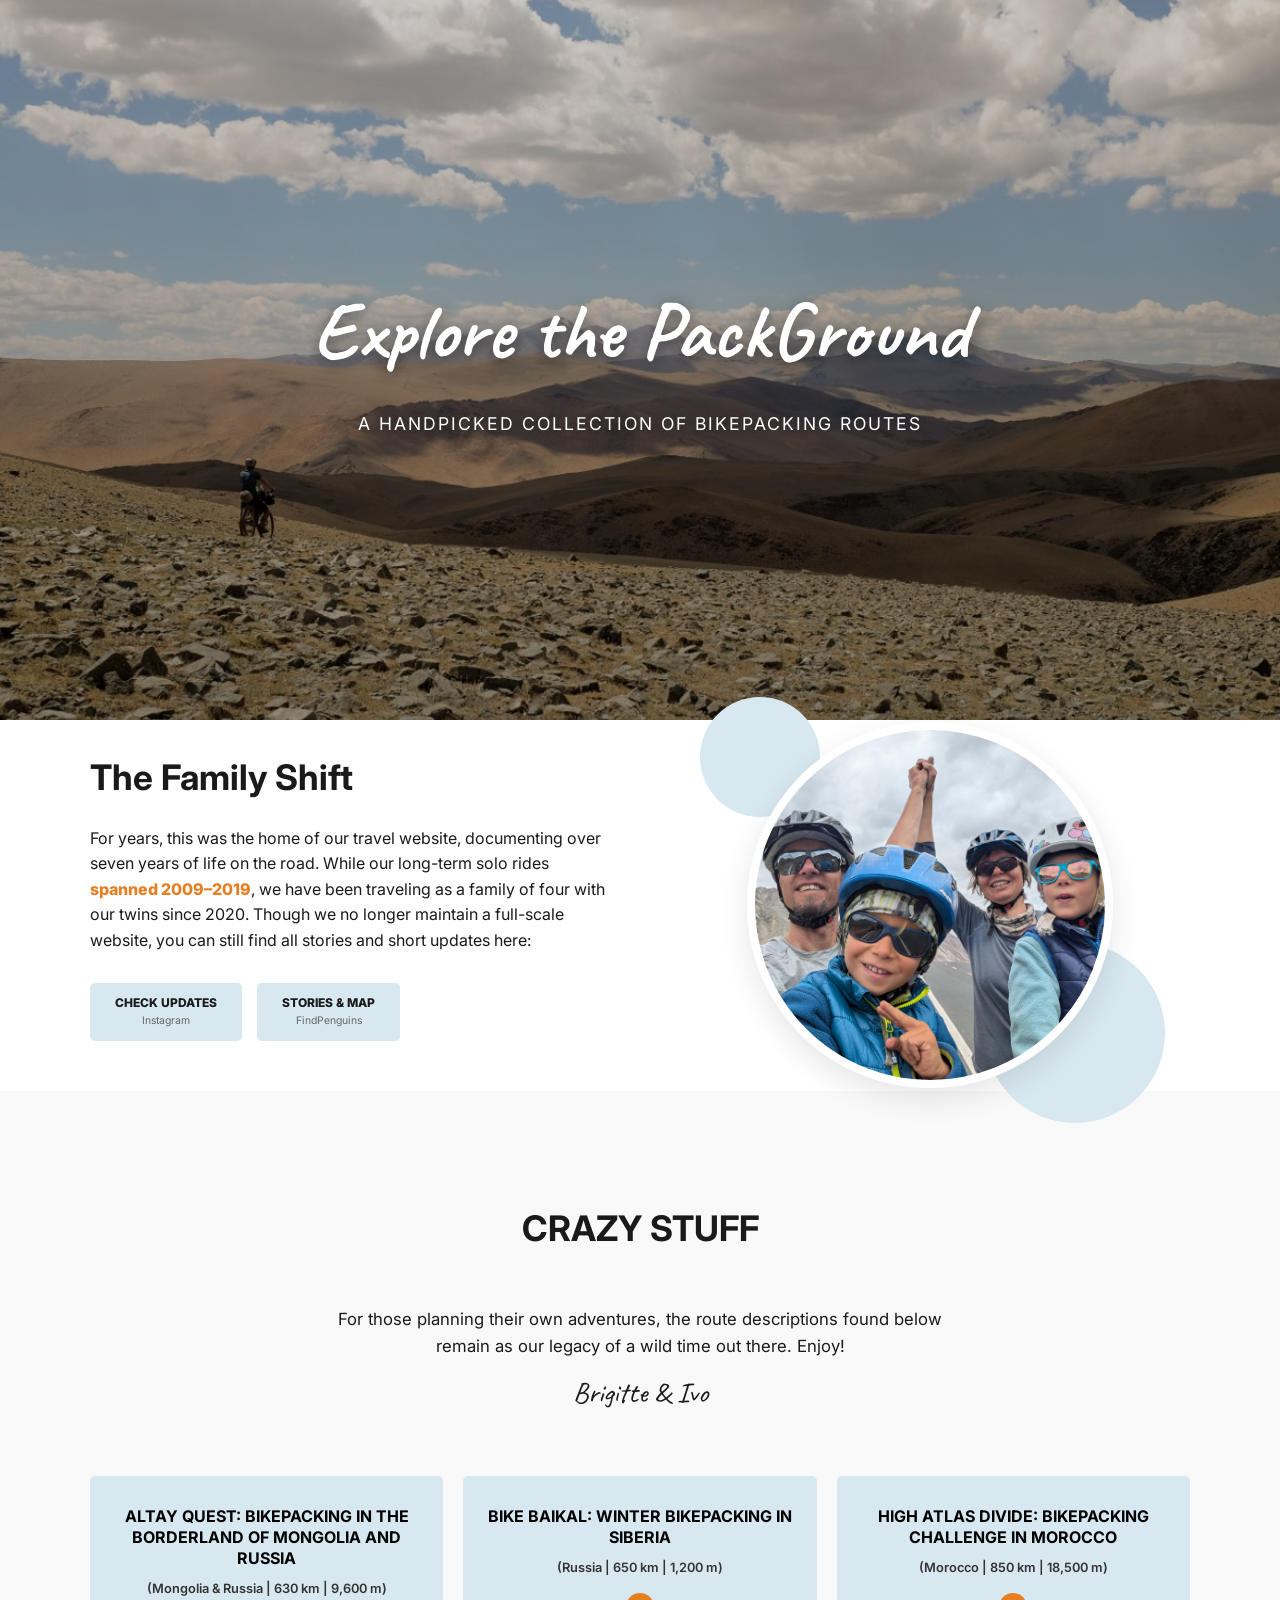
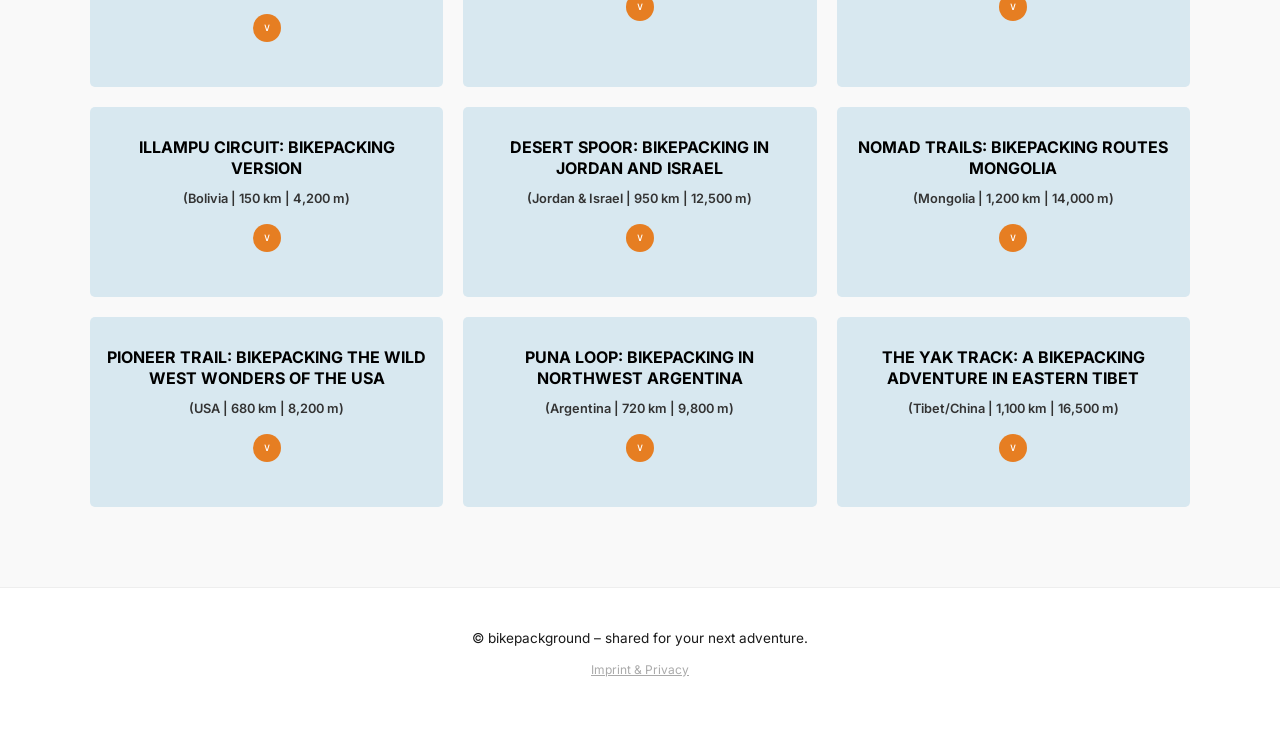
<file: index.html>
<!DOCTYPE html>
<html lang="en">
<head>
    <meta charset="UTF-8">
    <meta name="viewport" content="width=device-width, initial-scale=1.0">
    <title>EXPLORE THE PACKGROUND | Bikepacking Routes</title>
    
    <meta name="description" content="Handpicked route descriptions for bikepacking adventures. Featuring Mongolia guide, Altay Ukok Plateau, Baikal winter cycling, Morocco High Atlas, Peru Illampu circuit, and Andes Puna.">
    <meta name="keywords" content="Bikepacking Mongolia, Altay Ukok Plateau, Baikal winter cycling, Morocco High Atlas, Peru Illampu circuit, Andes Puna, bikepacking route descriptions">
    <meta name="author" content="Brigitte & Ivo">
    <meta name="robots" content="index, follow">

    <meta property="og:title" content="Expert route descriptions for bikepacking adventures">
    <meta property="og:description" content="Detailed guides for Altay, Baikal, Morocco, Peru and the Andes Puna. Including full route descriptions.">
    <meta property="og:image" content="hero-bikepacking.JPG">

    <link rel="preconnect" href="https://fonts.googleapis.com">
    <link rel="preconnect" href="https://fonts.gstatic.com" crossorigin>
    <link href="https://fonts.googleapis.com/css2?family=Inter:wght@300;400;600;700;800&family=Caveat:wght@400;700&display=swap" rel="stylesheet">

    <style>
        /* --- CSS STYLES --- */
        :root {
            --primary-blue: #d8e8f0; 
            --bg-light: #ffffff;
            --text-dark: #1a1a1a;
            --text-dim: #666666;
            --accent-orange: #e67e22; 
            --font-main: 'Inter', sans-serif;
            /* OPTIMIERUNG: Fallback-Schriften für Caveat gegen Springen (FOUT) */
            --font-accent: 'Caveat', "Apple Chancery", "Segoe Script", cursive;
        }

        body {
            font-family: var(--font-main);
            background-color: var(--bg-light);
            color: var(--text-dark);
            line-height: 1.6;
            margin: 0;
            padding: 0;
            -webkit-font-smoothing: antialiased;
        }

        .container {
            max-width: 1100px; 
            margin: 0 auto;
            padding: 0 40px;
        }

        /* --- 1. Header (Hero) --- */
        .hero {
            /* OPTIMIERUNG: Abdunkelung reduziert */
            background-image: linear-gradient(rgba(0, 0, 0, 0.2), rgba(0, 0, 0, 0.4)), url('hero-bikepacking.JPG'); 
            background-size: cover;
            background-position: center;
            height: 80vh; 
            display: flex;
            align-items: center;
            justify-content: center;
            text-align: center;
            color: white; 
        }

        .hero h1 {
            font-family: var(--font-accent);
            font-size: 5rem; 
            font-weight: 700;
            margin: 0;
            text-transform: none; 
            text-shadow: 0 4px 15px rgba(0,0,0,0.5);
        }

        .hero-text {
            color: white;
            font-family: var(--font-main);
            font-size: 1.1rem;
            margin: 15px 0;
            text-transform: uppercase;
            letter-spacing: 2px;
            text-shadow: 0 2px 8px rgba(0,0,0,0.3);
        }

        section {
            padding: 80px 0;
        }

        h2 {
            text-align: center;
            font-size: 2.2rem;
            font-weight: 700;
            margin-bottom: 50px;
        }

        /* --- 2. FAMILY SHIFT --- */
        .family-shift {
            display: flex;
            align-items: center;
            gap: 60px;
        }

        .family-content {
            flex: 1;
        }

        .family-content h2 {
            text-align: left; 
            margin-bottom: 20px;
        }

        .family-image-container {
            flex: 1;
            position: relative;
            display: flex;
            justify-content: center;
            align-items: center;
        }

        .text-link, .text-link:visited {
            color: var(--accent-orange);
            text-decoration: none;
            font-weight: 800; 
            border-bottom: 2px solid transparent; 
            transition: all 0.3s ease;
        }

        .text-link:hover, .text-link:active {
            color: #a0c4d6; 
            border-bottom: 2px solid #a0c4d6;
            text-decoration: none;
        }

        .family-image {
            width: 350px;
            height: 350px;
            border-radius: 50%; 
            background-image: url('family-foto.jpg'); 
            background-size: cover;
            background-position: center;
            border: 8px solid white;
            box-shadow: 0 10px 30px rgba(0,0,0,0.1);
            z-index: 2; 
        }

        .deco-circle {
            position: absolute;
            background-color: var(--primary-blue);
            border-radius: 50%;
            opacity: 1;
            z-index: 1;
        }
        .deco-circle-1 { width: 120px; height: 120px; top: -25px; left: 30px; }
        .deco-circle-2 { width: 180px; height: 180px; bottom: -35px; right: 25px; }

        .button-group {
            display: flex;
            gap: 15px;
            margin-top: 30px;
            /* OPTIMIERUNG: Mehr Platz nach unten in regulärer Ansicht */
            margin-bottom: 50px; 
        }

        .btn-blue {
            background-color: var(--primary-blue);
            color: var(--text-dark);
            padding: 12px 25px;
            text-decoration: none;
            border-radius: 5px;
            font-weight: 800;
            transition: opacity 0.3s ease;
            text-align: center;
            font-size: 0.75rem;
            text-transform: uppercase;
            line-height: 1.4;
        }
        .btn-blue:hover {
            opacity: 0.8;
        }

        /* --- 3. ROUTES LEGACY --- */
        .routes-legacy {
            background-color: #f9f9f9; 
            text-align: center;
        }

        .routes-legacy-intro {
            text-align: center;
            color: var(--text-dark); 
            max-width: 650px;
            margin: 0 auto 60px auto;
            font-size: 1.05rem;
        }

        .signature {
            font-family: var(--font-accent);
            font-size: 1.8rem;
            color: var(--text-dark);
            display: block;
            margin-top: 10px;
        }

        .route-grid {
            display: grid;
            grid-template-columns: repeat(3, 1fr); 
            gap: 20px;
        }

        .route-card {
            background-color: var(--primary-blue);
            padding: 30px 15px;
            border-radius: 5px;
            cursor: pointer;
            list-style: none; 
            transition: transform 0.2s;
            display: flex;
            flex-direction: column;
            justify-content: space-between;
        }

        .route-card:hover {
            transform: translateY(-5px);
        }

        .route-card summary {
            list-style: none;
            outline: none;
        }
        .route-card summary::-webkit-details-marker { display: none; }

        .route-card h3 {
            margin: 0;
            font-size: 1rem;
            color: #000;
            text-transform: uppercase;
            line-height: 1.3;
        }
        .route-card .route-stats {
            display: block;
            margin-top: 10px;
            font-size: 0.8rem;
            color: #333;
            font-weight: 600;
        }

        .toggle-icon {
            background: var(--accent-orange);
            color: white;
            width: 28px;
            height: 28px;
            border-radius: 50%;
            display: flex;
            align-items: center;
            justify-content: center;
            margin: 15px auto;
            font-size: 0.7rem;
            transition: transform 0.3s ease;
        }

        .route-card[open] .toggle-icon {
            transform: rotate(180deg);
        }

        .route-content {
            color: var(--text-dim);
            font-size: 0.9rem;
            padding: 10px 0;
            text-align: center; 
            animation: fadeIn 0.4s ease-out;
        }

        @keyframes fadeIn {
            from { opacity: 0; transform: translateY(-10px); }
            to { opacity: 1; transform: translateY(0); }
        }

        .btn-gaia {
            background: var(--accent-orange);
            color: white;
            padding: 12px 15px;
            text-decoration: none;
            font-weight: 800;
            border: none;
            border-radius: 8px; 
            display: block;
            text-align: center;
            margin-top: 15px;
            font-size: 0.75rem;
            text-transform: uppercase;
            transition: background 0.3s ease;
            line-height: 1.4;
        }
        .btn-gaia:hover {
            background-color: #d35400;
        }

        .btn-subtext {
            display: block;
            font-size: 0.65rem;
            font-weight: 400;
            color: rgba(255, 255, 255, 0.8); 
            text-transform: none; 
            margin-top: 2px;
        }
        
        .btn-blue .btn-subtext {
            color: var(--text-dim);
        }

        .site-footer {
            text-align: center;
            border-top: 1px solid #eee;
            padding: 40px 0 60px 0; 
            font-size: 0.85rem;
            color: var(--text-dark);
            background-color: var(--bg-light);
        }

        .footer-subtext {
            font-size: 0.75rem;
            color: #aaa;
            max-width: 600px;
            margin: 10px auto 0 auto;
            line-height: 1.6;
        }

        @media (max-width: 992px) {
            .route-grid { grid-template-columns: repeat(2, 1fr); }
        }

        @media (max-width: 768px) {
            .hero h1 { font-size: 3.5rem; }
            /* OPTIMIERUNG: Bildausschnitt Handy verbessert (Fahrer unter Text) */
            .hero { 
                height: 75vh; 
                background-position: 22% 85%;
            }
            .container { padding: 0 20px; }
            section { padding: 60px 0; }
            .family-shift { flex-direction: column; text-align: center; gap: 0; }
            .family-content { margin-bottom: 60px; }
            .family-content h2 { text-align: center; }
            .button-group { justify-content: center; margin-bottom: 20px; }
            .family-image-container { max-width: 300px; width: 100%; margin: 0 auto; flex-shrink: 0; }
            .family-image { width: 100%; height: auto; aspect-ratio: 1/1; }
            .route-grid { grid-template-columns: 1fr; }
            .site-footer { padding: 40px 20px 40px 20px; }
        }
    </style>
</head>
<body>

    <header class="hero">
        <div class="hero-content container">
            <h1>Explore the PackGround</h1>
            <p class="hero-text">
                A handpicked collection of bikepacking routes
            </p>
        </div>
    </header>

    <section class="container">
        <div class="family-shift">
            <div class="family-content">
                <h2>The Family Shift</h2>
                <p>
                    For years, this was the home of our travel website, documenting over seven years of life on the road. While our long-term solo rides <a href="https://new.spotwalla.com/trip/788b-5f49c-4a09/view?homeActive=1&showAll=1" target="_blank" class="text-link">spanned 2009–2019</a>, we have been traveling as a family of four with our twins since 2020. Though we no longer maintain a full-scale website, you can still find all stories and short updates here:
                </p>
                <div class="button-group">
                    <a href="https://www.instagram.com/bikepackground" target="_blank" class="btn-blue">
                        Check updates
                        <span class="btn-subtext">Instagram</span>
                    </a>
                    <a href="https://findpenguins.com/bikepackground" target="_blank" class="btn-blue">
                        Stories & map
                        <span class="btn-subtext">FindPenguins</span>
                    </a>
                </div>
                
            </div>
            <div class="family-image-container">
                <div class="deco-circle deco-circle-1"></div>
                <div class="family-image"></div>
                <div class="deco-circle deco-circle-2"></div>
            </div>
        </div>
    </section>

    <section id="routes" class="routes-legacy">
        <div class="container">
            <h2>CRAZY STUFF</h2>
            <p class="routes-legacy-intro">
                For those planning their own adventures, the route descriptions found below remain as our legacy of a wild time out there. Enjoy!
                <span class="signature">Brigitte & Ivo</span>
            </p>
        
            <div class="route-grid">
                
                <details class="route-card">
                    <summary>
                        <h3>ALTAY QUEST: BIKEPACKING IN THE BORDERLAND OF MONGOLIA AND RUSSIA</h3>
                        <span class="route-stats">(Mongolia & Russia | 630 km | 9,600 m)</span>
                        <div class="toggle-icon">∨</div>
                    </summary>
                    <div class="route-content">
                        <p>A demanding journey crossing two national parks and a UNESCO site. Linking the Mongolian and Russian Altay via ancient nomad paths and the mystical Ukok Plateau. Expect steep gradients and trailless hike-a-bike passes.</p>
                        <a href="route.html?route=altay-quest" class="btn-gaia">
                            VIEW DESCRIPTION AND TRACK
                        </a>
                    </div>
                </details>

                <details class="route-card">
                    <summary>
                        <h3>BIKE BAIKAL: WINTER BIKEPACKING IN SIBERIA</h3>
                        <span class="route-stats">(Russia | 650 km | 1,200 m)</span>
                        <div class="toggle-icon">∨</div>
                    </summary>
                    <div class="route-content">
                        <p>An expedition across the world’s second-largest freshwater lake in brutal Siberian winter. Ride over meter-thick black ice, navigate pressure ridges, and endure temperatures down to -30°C.</p>
                        <a href="route.html?route=bike-baikal" class="btn-gaia">
                            VIEW DESCRIPTION AND TRACK
                        </a>
                    </div>
                </details>

                <details class="route-card">
                    <summary>
                        <h3>HIGH ATLAS DIVIDE: BIKEPACKING CHALLENGE IN MOROCCO</h3>
                        <span class="route-stats">(Morocco | 850 km | 18,500 m)</span>
                        <div class="toggle-icon">∨</div>
                    </summary>
                    <div class="route-content">
                        <p>Traveling back in time through the ancestral home of the Berbers. This connoisseur’s route crosses the range four times and conquers ten major passes via ancient mule tracks.</p>
                        <a href="route.html?route=morocco-atlas" class="btn-gaia">
                            VIEW DESCRIPTION AND TRACK
                        </a>
                    </div>
                </details>

                <details class="route-card">
                    <summary>
                        <h3>ILLAMPU CIRCUIT: BIKEPACKING VERSION</h3>
                        <span class="route-stats">(Bolivia | 150 km | 4,200 m)</span>
                        <div class="toggle-icon">∨</div>
                    </summary>
                    <div class="route-content">
                        <p>One of the most spectacular glacier tracks in the Andes. A wild loop circumnavigations the mighty Illampu (6,368m), featuring high-altitude passes over 5,090 meters.</p>
                        <a href="route.html?route=illampu-circuit" class="btn-gaia">
                            VIEW DESCRIPTION AND TRACK
                        </a>
                    </div>
                </details>

                <details class="route-card">
                    <summary>
                        <h3>DESERT SPOOR: BIKEPACKING IN JORDAN AND ISRAEL</h3>
                        <span class="route-stats">(Jordan & Israel | 950 km | 12,500 m)</span>
                        <div class="toggle-icon">∨</div>
                    </summary>
                    <div class="route-content">
                        <p>A journey through rusty red dunes and deep-cut wadis. Features 300 kilometers of world-class, purpose-built singletrack on the Israel Bike Trail through the profound silence of the Negev.</p>
                        <a href="route.html?route=desert-spoor" class="btn-gaia">
                            VIEW DESCRIPTION AND TRACK
                        </a>
                    </div>
                </details>

                <details class="route-card">
                    <summary>
                        <h3>NOMAD TRAILS: BIKEPACKING ROUTES MONGOLIA</h3>
                        <span class="route-stats">(Mongolia | 1,200 km | 14,000 m)</span>
                        <div class="toggle-icon">∨</div>
                    </summary>
                    <div class="route-content">
                        <p>A bikepacking paradise of vast steppe and rugged mountains. Experience a country where nomadic culture is life, navigating an infinite network of dirt tracks through magical light.</p>
                        <a href="route.html?route=mongolia-nomad" class="btn-gaia">
                            VIEW DESCRIPTION AND TRACK
                        </a>
                    </div>
                </details>

                <details class="route-card">
                    <summary>
                        <h3>PIONEER TRAIL: BIKEPACKING THE WILD WEST WONDERS OF THE USA</h3>
                        <span class="route-stats">(USA | 680 km | 8,200 m)</span>
                        <div class="toggle-icon">∨</div>
                    </summary>
                    <div class="route-content">
                        <p>Discover Utah’s slot canyons and rock formations off the beaten path. Traverses the Grand Staircase-Escalante and Capitol Reef, concluding in the world-famous slickrock of Moab.</p>
                        <a href="route.html?route=pioneer-trail" class="btn-gaia">
                            VIEW DESCRIPTION AND TRACK
                        </a>
                    </div>
                </details>

                <details class="route-card">
                    <summary>
                        <h3>PUNA LOOP: BIKEPACKING IN NORTHWEST ARGENTINA</h3>
                        <span class="route-stats">(Argentina | 720 km | 9,800 m)</span>
                        <div class="toggle-icon">∨</div>
                    </summary>
                    <div class="route-content">
                        <p>A gargantuan lunar landscape of stone and salt lakes. Experience the raw beauty of the Andes Puna, where volcanic cones cast long shadows and the solitude is as deep as the silence.</p>
                        <a href="route.html?route=puna-loop" class="btn-gaia">
                            VIEW DESCRIPTION AND TRACK
                        </a>
                    </div>
                </details>

                <details class="route-card">
                    <summary>
                        <h3>THE YAK TRACK: A BIKEPACKING ADVENTURE IN EASTERN TIBET</h3>
                        <span class="route-stats">(Tibet/China | 1,100 km | 16,500 m)</span>
                        <div class="toggle-icon">∨</div>
                    </summary>
                    <div class="route-content">
                        <p>Traversing the historic provinces of Kham and Amdo. Over twenty passes exceeding 4,000m, connecting remote monasteries and Khampa nomad camps via ancient hiking trails.</p>
                        <a href="route.html?route=yak-track" class="btn-gaia">
                            VIEW DESCRIPTION AND TRACK
                        </a>
                    </div>
                </details>

            </div>
        </div>
    </section>

    <footer class="site-footer">
        <div>
            &copy; bikepackground &ndash; shared for your next adventure.
        </div>
        <div class="footer-subtext">
            <a href="legal.html" style="color: inherit; text-decoration: underline;">Imprint & Privacy</a>
        </div>
    </footer>

</body>
</html>
</file>
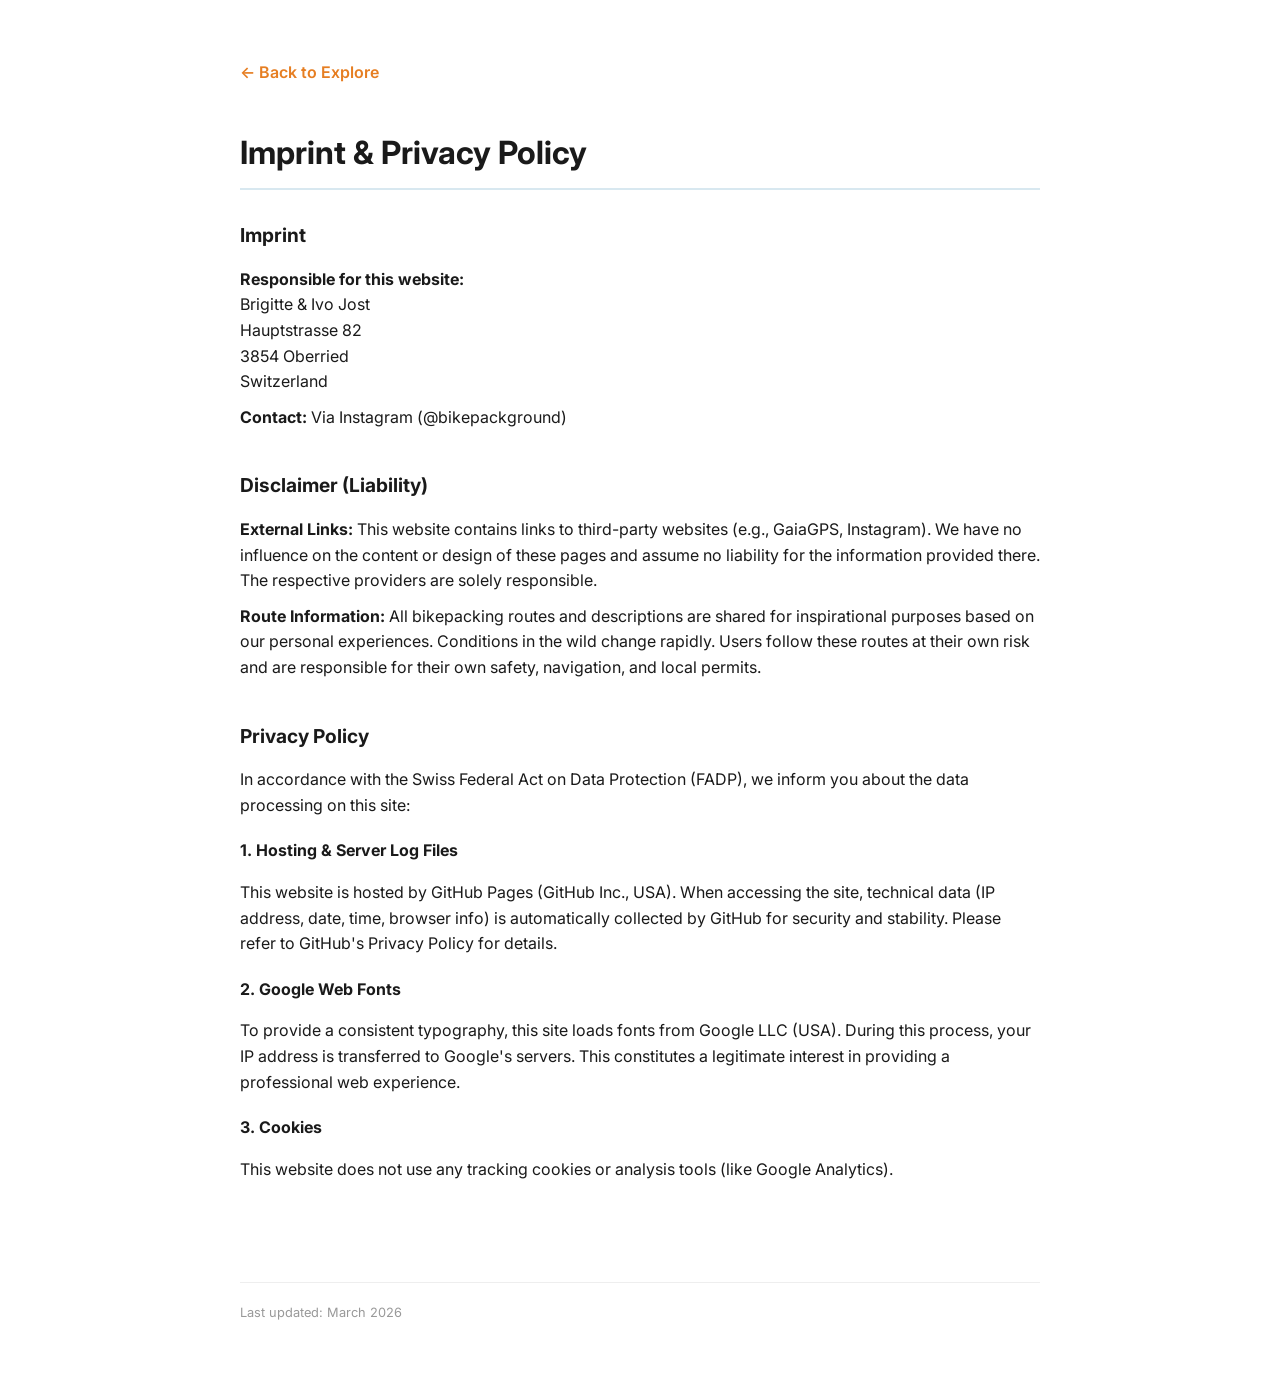
<file: legal.html>
<!DOCTYPE html>
<html lang="en">
<head>
    <meta charset="UTF-8">
    <meta name="viewport" content="width=device-width, initial-scale=1.0">
    <title>Imprint & Privacy | bikepackground</title>
    <link href="https://fonts.googleapis.com/css2?family=Inter:wght@400;600&display=swap" rel="stylesheet">
    <style>
        body { font-family: 'Inter', sans-serif; line-height: 1.6; color: #1a1a1a; max-width: 800px; margin: 60px auto; padding: 0 20px; }
        h1 { font-size: 2rem; border-bottom: 2px solid #d8e8f0; padding-bottom: 10px; }
        h2 { font-size: 1.2rem; margin-top: 30px; }
        h3 { font-size: 1rem; margin-top: 20px; }
        .back-link { display: inline-block; margin-bottom: 20px; color: #e67e22; text-decoration: none; font-weight: 600; }
        .back-link:hover { text-decoration: underline; }
        section { margin-bottom: 40px; }
        p { margin: 10px 0; }
    </style>
</head>
<body>
    <a href="index.html" class="back-link">&larr; Back to Explore</a>
    
    <h1>Imprint & Privacy Policy</h1>

    <section>
        <h2>Imprint</h2>
        <p>
            <strong>Responsible for this website:</strong><br>
            Brigitte & Ivo Jost<br>
            Hauptstrasse 82<br>
            3854 Oberried<br>
            Switzerland
        </p>
        <p><strong>Contact:</strong> Via Instagram (@bikepackground)</p>
    </section>

    <section>
        <h2>Disclaimer (Liability)</h2>
        <p><strong>External Links:</strong> This website contains links to third-party websites (e.g., GaiaGPS, Instagram). We have no influence on the content or design of these pages and assume no liability for the information provided there. The respective providers are solely responsible.</p>
        <p><strong>Route Information:</strong> All bikepacking routes and descriptions are shared for inspirational purposes based on our personal experiences. Conditions in the wild change rapidly. Users follow these routes at their own risk and are responsible for their own safety, navigation, and local permits.</p>
    </section>

    <section>
        <h2>Privacy Policy</h2>
        <p>In accordance with the Swiss Federal Act on Data Protection (FADP), we inform you about the data processing on this site:</p>
        
        <h3>1. Hosting & Server Log Files</h3>
        <p>This website is hosted by GitHub Pages (GitHub Inc., USA). When accessing the site, technical data (IP address, date, time, browser info) is automatically collected by GitHub for security and stability. Please refer to GitHub's Privacy Policy for details.</p>

        <h3>2. Google Web Fonts</h3>
        <p>To provide a consistent typography, this site loads fonts from Google LLC (USA). During this process, your IP address is transferred to Google's servers. This constitutes a legitimate interest in providing a professional web experience.</p>

        <h3>3. Cookies</h3>
        <p>This website does not use any tracking cookies or analysis tools (like Google Analytics).</p>
    </section>

    <footer style="margin-top: 100px; font-size: 0.8rem; color: #999; border-top: 1px solid #eee; padding-top: 20px;">
        Last updated: March 2026
    </footer>
</body>
</html>
</file>
